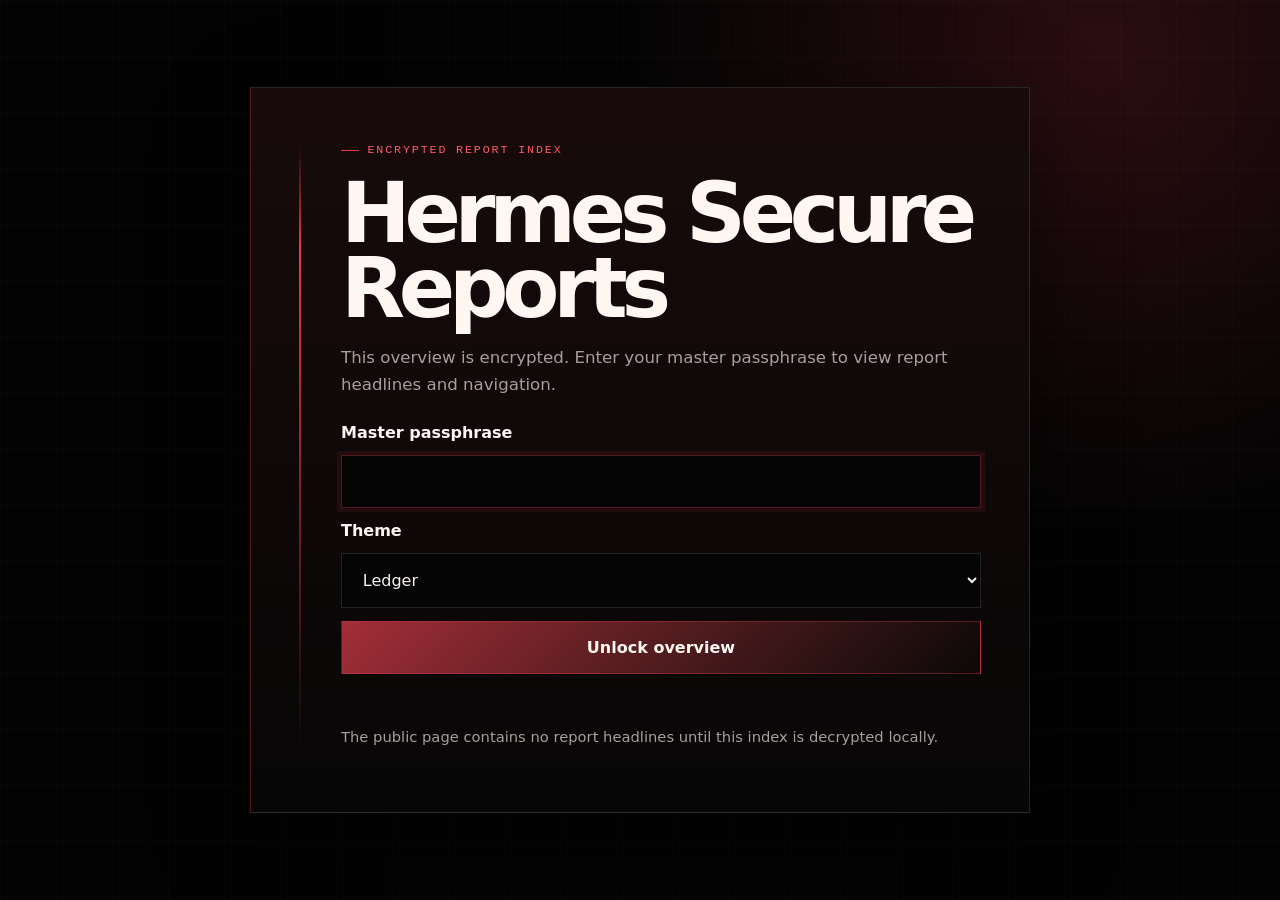
<file: index.html>
<!doctype html>
<html lang="en" data-theme="ledger">
<head>
  <meta charset="utf-8">
  <meta name="viewport" content="width=device-width, initial-scale=1">
  <title>Hermes Secure Reports</title>
  <link rel="stylesheet" href="assets/shell.css?v=20260702-persist-ui">
  <script src="assets/decrypt.js?v=20260702-persist-ui" defer></script>
</head>
<body data-secure-page data-mode="index" data-payload="index_payload.json">
  <div id="unlock" class="unlock-wrap">
    <main class="panel">
      <span class="eyebrow">Encrypted report index</span>
      <h1>Hermes Secure Reports</h1>
      <p>This overview is encrypted. Enter your master passphrase to view report headlines and navigation.</p>
      <form id="form">
        <label for="passphrase">Master passphrase</label>
        <input id="passphrase" name="passphrase" type="password" autocomplete="current-password" autofocus required>
        <label for="theme">Theme</label>
        <select id="theme" name="theme">
          <option value="ledger">Ledger</option>
          <option value="redline">Redline</option>
          <option value="obsidian">Obsidian</option>
          <option value="ember">Ember</option>
        </select>
        <button id="button" type="submit">Unlock overview</button>
        <div id="status" class="status"></div>
      </form>
      <p class="note">The public page contains no report headlines until this index is decrypted locally.</p>
    </main>
  </div>
  <iframe id="frame" class="report-frame" sandbox="allow-same-origin allow-popups allow-popups-to-escape-sandbox allow-top-navigation-by-user-activation"></iframe>
</body>
</html>
</file>
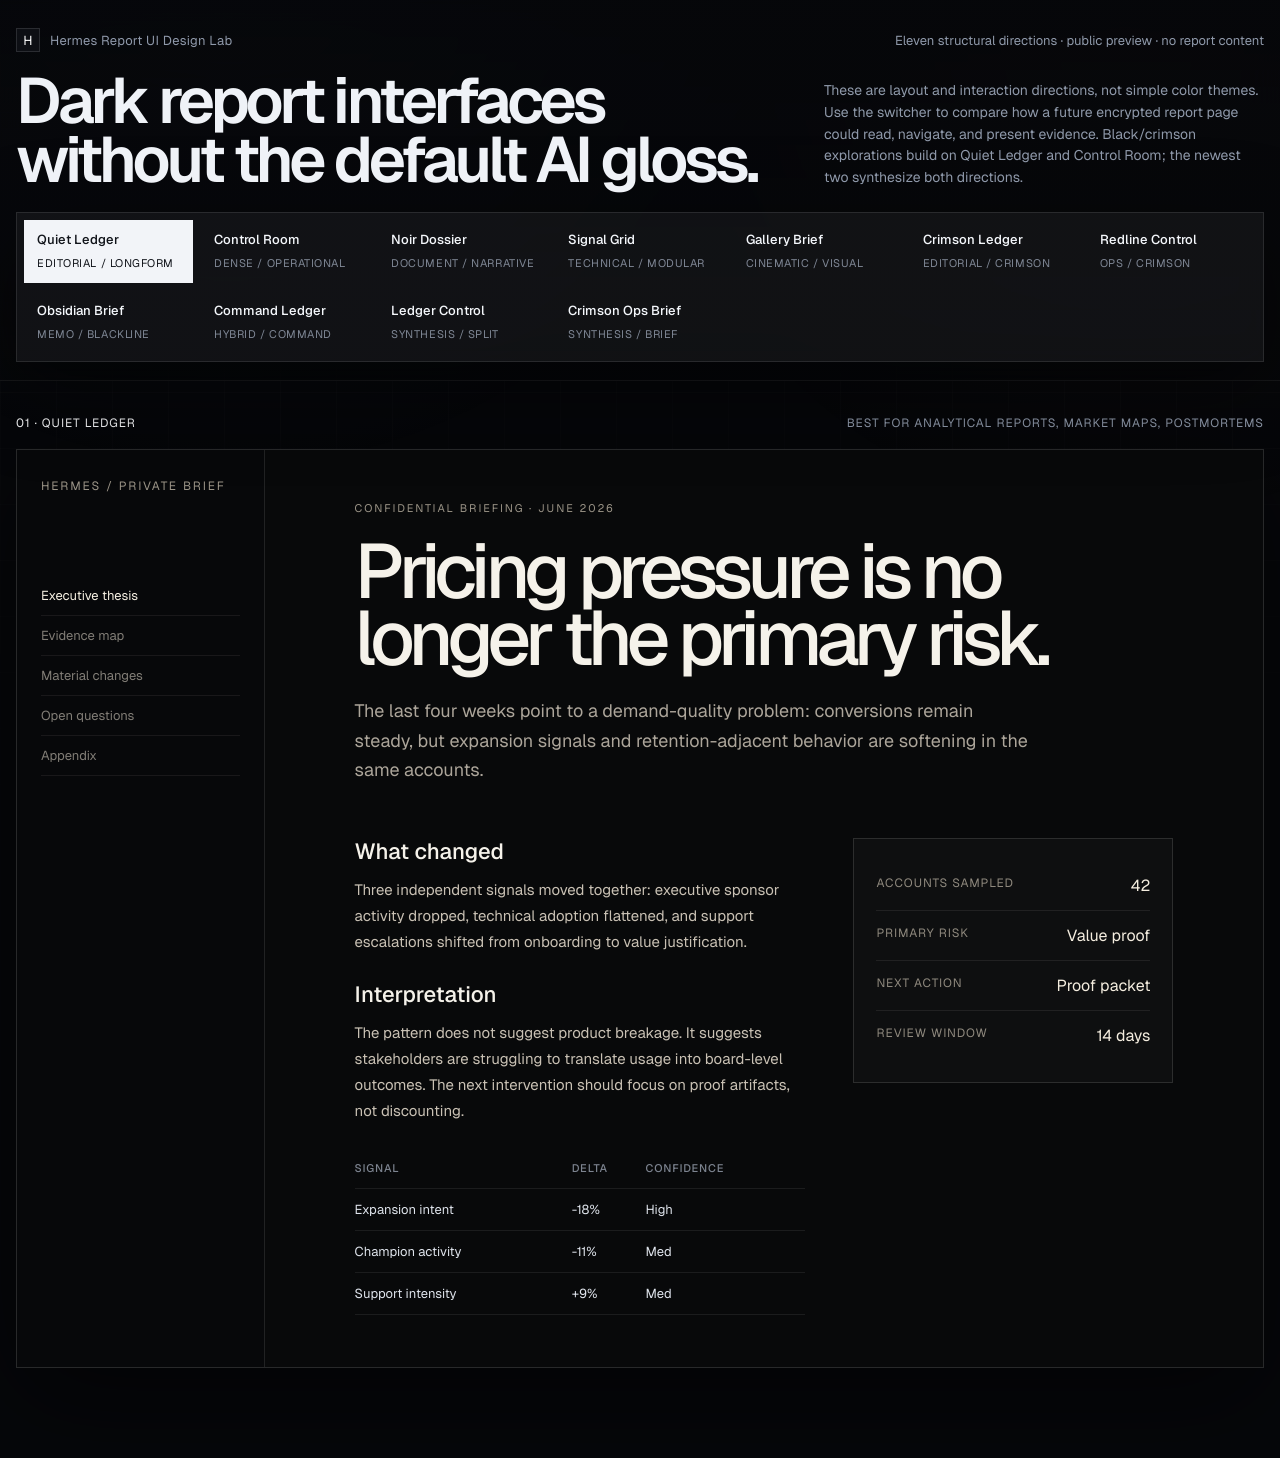
<file: design-lab/index.html>
<!doctype html>
<html lang="en">
<head>
  <meta charset="utf-8" />
  <meta name="viewport" content="width=device-width, initial-scale=1" />
  <title>Hermes Report Design Lab</title>
  <meta name="description" content="Eleven dark UI directions for encrypted Hermes report pages." />
  <link rel="preconnect" href="https://fonts.googleapis.com">
  <link rel="preconnect" href="https://fonts.gstatic.com" crossorigin>
  <link href="https://fonts.googleapis.com/css2?family=Geist:wght@300;400;500;600;700&family=Geist+Mono:wght@400;500;600&family=Inter:wght@300;400;500;600;700&family=IBM+Plex+Serif:wght@400;500&display=swap" rel="stylesheet">
  <style>
    :root {
      color-scheme: dark;
      --lab-bg: #06070a;
      --lab-panel: rgba(255,255,255,.055);
      --lab-line: rgba(255,255,255,.12);
      --lab-text: #eff2f7;
      --lab-muted: #8f99aa;
      --lab-accent: #d7e2ff;
      --lab-shadow: 0 24px 90px rgba(0,0,0,.48);
    }
    * { box-sizing: border-box; }
    html { scroll-behavior: smooth; }
    body {
      margin: 0;
      min-height: 100vh;
      color: var(--lab-text);
      background: var(--lab-bg);
      font-family: Geist, Inter, system-ui, -apple-system, BlinkMacSystemFont, "Segoe UI", sans-serif;
      -webkit-font-smoothing: antialiased;
      text-rendering: geometricPrecision;
    }
    body::before {
      content: "";
      position: fixed;
      inset: 0;
      pointer-events: none;
      background:
        linear-gradient(rgba(255,255,255,.018) 1px, transparent 1px),
        linear-gradient(90deg, rgba(255,255,255,.015) 1px, transparent 1px),
        radial-gradient(circle at 18% -8%, rgba(80,98,140,.18), transparent 34rem),
        radial-gradient(circle at 88% 5%, rgba(116,71,44,.12), transparent 30rem);
      background-size: 56px 56px, 56px 56px, auto, auto;
      mask-image: linear-gradient(to bottom, #000 0, rgba(0,0,0,.85) 38%, transparent 100%);
      z-index: 0;
    }
    button, select, input { font: inherit; }
    a { color: inherit; }
    .lab-shell { position: relative; z-index: 1; width: min(1440px, calc(100vw - 32px)); margin: 0 auto; }
    .lab-header { padding: 28px 0 18px; position: sticky; top: 0; z-index: 30; background: linear-gradient(to bottom, rgba(6,7,10,.96), rgba(6,7,10,.78)); backdrop-filter: blur(18px); border-bottom: 1px solid rgba(255,255,255,.065); }
    .lab-topline { display: flex; align-items: center; justify-content: space-between; gap: 18px; margin-bottom: 20px; }
    .lab-brand { display: flex; align-items: center; gap: 10px; font-size: 13px; color: var(--lab-muted); letter-spacing: .02em; }
    .lab-mark { width: 24px; height: 24px; border: 1px solid var(--lab-line); display: grid; place-items: center; color: #fff; background: #0d0f14; }
    .lab-note { color: var(--lab-muted); font-size: 13px; }
    .lab-title { display: grid; grid-template-columns: 1fr auto; gap: 24px; align-items: end; margin-bottom: 22px; }
    .lab-title h1 { margin: 0; max-width: 860px; font-size: clamp(34px, 5vw, 72px); line-height: .92; letter-spacing: -.065em; font-weight: 600; }
    .lab-title p { margin: 0; max-width: 440px; color: var(--lab-muted); font-size: 14px; line-height: 1.55; }
    .switcher { display: grid; grid-template-columns: repeat(auto-fit, minmax(155px, 1fr)); gap: 8px; padding: 7px; border: 1px solid rgba(255,255,255,.10); background: rgba(255,255,255,.045); box-shadow: var(--lab-shadow); }
    .switcher button { min-height: 54px; cursor: pointer; text-align: left; border: 1px solid transparent; color: #aeb6c4; background: transparent; padding: 10px 12px; transition: 160ms ease; }
    .switcher button b { display: block; font-size: 13px; color: #f4f7fb; font-weight: 520; margin-bottom: 3px; }
    .switcher button span { font-size: 11px; letter-spacing: .05em; text-transform: uppercase; color: #7f8795; }
    .switcher button:hover { background: rgba(255,255,255,.055); border-color: rgba(255,255,255,.10); color: #fff; }
    .switcher button[aria-selected="true"] { background: #f2f4f8; color: #11141a; border-color: #f2f4f8; }
    .switcher button[aria-selected="true"] b, .switcher button[aria-selected="true"] span { color: #11141a; }
    .variant { display: none; padding: 34px 0 90px; }
    .variant.active { display: block; }
    .variant-meta { display: flex; align-items: center; justify-content: space-between; gap: 16px; margin: 0 0 18px; color: var(--lab-muted); font-size: 12px; letter-spacing: .08em; text-transform: uppercase; }
    .variant-meta .stance { color: #f6f7f9; }
    .frame { min-height: 760px; overflow: hidden; border: 1px solid rgba(255,255,255,.13); box-shadow: 0 30px 100px rgba(0,0,0,.52); background: #090a0e; }

    /* Shared sample blocks */
    .mini-table { width: 100%; border-collapse: collapse; }
    .mini-table th, .mini-table td { text-align: left; padding: 12px 0; border-bottom: 1px solid rgba(255,255,255,.08); }
    .mini-table th { color: #7d8490; font-size: 11px; text-transform: uppercase; letter-spacing: .08em; font-weight: 500; }
    .mini-table td { color: #dfe4ec; font-size: 13px; }
    .kbd { font-family: Geist Mono, monospace; border: 1px solid rgba(255,255,255,.16); padding: 2px 6px; font-size: 11px; color: #c6ccd6; background: rgba(0,0,0,.25); }

    /* 01 Quiet Ledger */
    .ledger { background: #08090a; color: #f5f2ea; font-family: Geist, Inter, sans-serif; }
    .ledger .wrap { display: grid; grid-template-columns: 248px 1fr; min-height: 760px; }
    .ledger aside { border-right: 1px solid rgba(245,242,234,.11); padding: 28px 24px; background: #07080a; }
    .ledger .logo { font-size: 12px; letter-spacing: .16em; text-transform: uppercase; color: #9b9487; margin-bottom: 82px; }
    .ledger .toc a { display: block; color: #817d76; text-decoration: none; padding: 11px 0; border-bottom: 1px solid rgba(245,242,234,.07); font-size: 13px; }
    .ledger .toc a.active, .ledger .toc a:hover { color: #f7f1e3; }
    .ledger main { padding: 52px min(7vw, 90px); }
    .ledger .overline { color: #9b9487; text-transform: uppercase; letter-spacing: .18em; font-size: 11px; margin-bottom: 22px; }
    .ledger h2 { font-size: clamp(44px, 6vw, 92px); line-height: .88; letter-spacing: -.075em; font-weight: 500; margin: 0 0 24px; max-width: 880px; }
    .ledger .lede { max-width: 680px; color: #aca59a; font-size: 18px; line-height: 1.65; margin-bottom: 52px; }
    .ledger .cols { display: grid; grid-template-columns: 1fr 320px; gap: 48px; align-items: start; }
    .ledger article { max-width: 720px; }
    .ledger article h3 { font-size: 22px; margin: 0 0 12px; font-weight: 520; }
    .ledger article p { color: #c9c1b4; line-height: 1.75; font-size: 15px; margin: 0 0 24px; }
    .ledger .factbox { border: 1px solid rgba(245,242,234,.13); padding: 22px; background: rgba(255,255,255,.025); }
    .ledger .fact { display: flex; justify-content: space-between; gap: 20px; padding: 14px 0; border-bottom: 1px solid rgba(245,242,234,.08); }
    .ledger .fact:last-child { border-bottom: 0; }
    .ledger .fact span:first-child { color: #8f897e; font-size: 12px; text-transform: uppercase; letter-spacing: .08em; }
    .ledger .fact span:last-child { color: #f4eddf; }

    /* 02 Control Room */
    .control { background: #070a0d; color: #e9f1f7; font-family: Inter, Geist, sans-serif; }
    .control .wrap { min-height: 760px; display: grid; grid-template-columns: 72px 330px 1fr; }
    .control .rail { border-right: 1px solid rgba(255,255,255,.08); background: #050608; padding: 18px 12px; display: flex; flex-direction: column; gap: 12px; }
    .control .dot { width: 38px; height: 38px; border: 1px solid rgba(255,255,255,.12); display: grid; place-items: center; color: #6fb6ff; background: #0c1117; }
    .control .sidebar { border-right: 1px solid rgba(255,255,255,.08); padding: 22px; background: #090d12; }
    .control .sidebar h2 { margin: 0 0 18px; font-size: 15px; letter-spacing: .08em; text-transform: uppercase; color: #8aa0b4; }
    .control .search { border: 1px solid rgba(255,255,255,.12); padding: 12px; color: #718296; font-size: 13px; margin-bottom: 20px; background: #05080c; }
    .control .item { padding: 13px 0; border-bottom: 1px solid rgba(255,255,255,.075); }
    .control .item b { display: block; font-size: 13px; margin-bottom: 5px; color: #e7eef6; }
    .control .item span { font-size: 12px; color: #738195; }
    .control main { padding: 24px; }
    .control .top { display: flex; justify-content: space-between; align-items: start; gap: 20px; margin-bottom: 22px; }
    .control h3 { margin: 0; font-size: 38px; line-height: .98; letter-spacing: -.05em; }
    .control .health { color: #7ee787; border: 1px solid rgba(126,231,135,.25); padding: 8px 10px; background: rgba(126,231,135,.07); font-size: 12px; }
    .control .grid { display: grid; grid-template-columns: 1.3fr .8fr; gap: 18px; }
    .control .panel { border: 1px solid rgba(255,255,255,.10); background: #0b1016; padding: 18px; min-height: 190px; }
    .control .panel h4 { margin: 0 0 16px; color: #91a2b6; font-size: 11px; text-transform: uppercase; letter-spacing: .12em; }
    .control .chart { height: 220px; background: linear-gradient(to top, rgba(72,152,255,.14), transparent), repeating-linear-gradient(to right, rgba(255,255,255,.045) 0 1px, transparent 1px 54px), repeating-linear-gradient(to top, rgba(255,255,255,.045) 0 1px, transparent 1px 42px); position: relative; overflow: hidden; }
    .control .chart::after { content: ""; position: absolute; left: -4%; right: -4%; bottom: 25%; height: 2px; background: #5aa7ff; box-shadow: 80px -45px 0 #5aa7ff, 180px -8px 0 #5aa7ff, 300px -80px 0 #5aa7ff, 440px -52px 0 #5aa7ff; transform: skewY(-9deg); }
    .control .cards { display: grid; grid-template-columns: repeat(3, 1fr); gap: 12px; margin-top: 18px; }
    .control .metric { border: 1px solid rgba(255,255,255,.09); padding: 16px; background: #080c11; }
    .control .metric span { color: #6e7f93; font-size: 11px; text-transform: uppercase; letter-spacing: .08em; }
    .control .metric b { display: block; font-size: 26px; margin-top: 10px; }

    /* 03 Noir Dossier */
    .dossier { background: #0b0b0a; color: #e7e0d2; font-family: "IBM Plex Serif", Georgia, serif; }
    .dossier .wrap { min-height: 760px; padding: 40px; background: radial-gradient(circle at 78% 4%, rgba(148,32,32,.17), transparent 28rem), #0b0b0a; }
    .dossier .sheet { border: 1px solid rgba(231,224,210,.18); min-height: 680px; display: grid; grid-template-columns: 1fr 360px; background: rgba(255,255,255,.018); }
    .dossier .body { padding: 42px 46px; border-right: 1px solid rgba(231,224,210,.13); }
    .dossier .stamp { display: inline-block; font-family: Geist Mono, monospace; color: #d64b41; border: 1px solid rgba(214,75,65,.55); padding: 5px 9px; letter-spacing: .16em; font-size: 11px; transform: rotate(-2deg); margin-bottom: 34px; }
    .dossier h2 { font-family: Geist, Inter, sans-serif; margin: 0 0 18px; font-size: clamp(42px, 5vw, 72px); line-height: .92; letter-spacing: -.055em; color: #f7efe0; }
    .dossier .lead { font-size: 21px; line-height: 1.55; color: #bbb0a0; max-width: 680px; margin-bottom: 44px; }
    .dossier .section { display: grid; grid-template-columns: 110px 1fr; gap: 28px; padding: 24px 0; border-top: 1px solid rgba(231,224,210,.12); }
    .dossier .section .num { font-family: Geist Mono, monospace; color: #8e8678; font-size: 12px; letter-spacing: .1em; }
    .dossier .section p { margin: 0; color: #d4c9b8; line-height: 1.72; }
    .dossier .side { padding: 36px 28px; font-family: Geist, Inter, sans-serif; }
    .dossier .side h3 { font-size: 12px; letter-spacing: .16em; text-transform: uppercase; color: #91887a; margin: 0 0 20px; }
    .dossier .redacted { height: 13px; background: #0f0f0d; border: 1px solid rgba(231,224,210,.09); margin-bottom: 10px; }
    .dossier .redacted.short { width: 62%; }
    .dossier .quote { margin-top: 38px; color: #f0e7d6; font-size: 24px; line-height: 1.24; letter-spacing: -.02em; }

    /* 04 Signal Grid */
    .signal { background: #050608; color: #eff5ff; font-family: Geist, Inter, sans-serif; }
    .signal .wrap { min-height: 760px; padding: 28px; background: linear-gradient(rgba(94,106,210,.05) 1px, transparent 1px), linear-gradient(90deg, rgba(94,106,210,.05) 1px, transparent 1px), #050608; background-size: 36px 36px; }
    .signal .chrome { display: grid; grid-template-columns: 1fr 440px; gap: 16px; min-height: 700px; }
    .signal .hero, .signal .stack > * { border: 1px solid rgba(255,255,255,.09); background: rgba(8,10,14,.86); }
    .signal .hero { padding: 34px; display: flex; flex-direction: column; justify-content: space-between; }
    .signal .label { font-family: Geist Mono, monospace; font-size: 11px; letter-spacing: .16em; text-transform: uppercase; color: #7882ff; }
    .signal h2 { margin: 18px 0; font-size: clamp(46px, 6vw, 88px); line-height: .9; letter-spacing: -.07em; font-weight: 560; max-width: 760px; }
    .signal .summary { max-width: 700px; color: #a8b1c3; line-height: 1.65; font-size: 16px; }
    .signal .matrix { display: grid; grid-template-columns: repeat(4, 1fr); gap: 10px; margin-top: 34px; }
    .signal .cell { min-height: 86px; border: 1px solid rgba(255,255,255,.08); padding: 12px; background: rgba(255,255,255,.025); }
    .signal .cell span { display: block; color: #6f7787; font-size: 11px; text-transform: uppercase; letter-spacing: .08em; margin-bottom: 10px; }
    .signal .cell b { font-size: 22px; }
    .signal .stack { display: grid; grid-template-rows: 1fr 1fr; gap: 16px; }
    .signal .panel { padding: 22px; }
    .signal .panel h3 { margin: 0 0 18px; font-size: 14px; color: #dbe4f7; }
    .signal .nodes { height: 245px; position: relative; background: radial-gradient(circle at 30% 32%, rgba(120,130,255,.22), transparent 9rem), radial-gradient(circle at 70% 62%, rgba(84,197,255,.14), transparent 10rem); overflow: hidden; }
    .signal .nodes i { position: absolute; width: 9px; height: 9px; background: #9ea7ff; border-radius: 50%; box-shadow: 0 0 0 6px rgba(158,167,255,.12); }
    .signal .nodes i:nth-child(1){left:18%;top:28%}.signal .nodes i:nth-child(2){left:46%;top:48%}.signal .nodes i:nth-child(3){left:72%;top:34%}.signal .nodes i:nth-child(4){left:62%;top:72%}.signal .nodes i:nth-child(5){left:28%;top:70%}
    .signal .nodes::before, .signal .nodes::after { content:""; position:absolute; inset:22%; border:1px solid rgba(158,167,255,.18); transform: rotate(18deg); }
    .signal .nodes::after { inset: 34% 18%; transform: rotate(-12deg); }

    /* 05 Gallery Brief */
    .gallery { background: #000; color: #fff; font-family: Inter, Geist, sans-serif; }
    .gallery .wrap { min-height: 760px; padding: 24px; }
    .gallery .mosaic { display: grid; grid-template-columns: 1.1fr .7fr .9fr; grid-template-rows: 360px 330px; gap: 12px; }
    .gallery .tile { position: relative; overflow: hidden; background: #151515; border: 1px solid rgba(255,255,255,.10); }
    .gallery .tile::before { content:""; position:absolute; inset:0; background: var(--art); filter: saturate(.88) contrast(1.05); transform: scale(1.02); }
    .gallery .tile::after { content:""; position:absolute; inset:0; background: linear-gradient(to top, rgba(0,0,0,.72), transparent 58%); }
    .gallery .tile.big { grid-row: span 2; }
    .gallery .copy { position: absolute; left: 24px; right: 24px; bottom: 22px; z-index: 2; }
    .gallery .copy span { font-size: 11px; letter-spacing: .16em; text-transform: uppercase; color: #c5c5c5; }
    .gallery .copy h2 { margin: 10px 0 0; max-width: 520px; font-size: clamp(34px, 5vw, 68px); line-height: .93; letter-spacing: -.06em; font-weight: 500; }
    .gallery .copy p { max-width: 460px; color: #d2d2d2; line-height: 1.5; }
    .gallery .caption { position:absolute; top:18px; left:18px; z-index:2; color:#e6e6e6; font-size:12px; letter-spacing:.08em; text-transform:uppercase; }
    .gallery .strip { display: grid; grid-template-columns: repeat(4, 1fr); gap: 12px; margin-top: 12px; }
    .gallery .small { min-height: 126px; border: 1px solid rgba(255,255,255,.10); background: #0d0d0d; padding: 16px; display:flex; flex-direction:column; justify-content:space-between; }
    .gallery .small b { font-size: 20px; font-weight: 500; letter-spacing: -.03em; }
    .gallery .small span { color: #888; font-size: 12px; }



    /* 06 Crimson Ledger */
    .crimson-ledger { background: #050303; color: #f3ece8; font-family: Geist, Inter, sans-serif; }
    .crimson-ledger .wrap { min-height: 760px; display: grid; grid-template-columns: 292px 1fr; background: linear-gradient(90deg, #070404 0, #070404 291px, rgba(120,15,21,.18) 292px, transparent 293px), #050303; }
    .crimson-ledger aside { padding: 34px 28px; border-right: 1px solid rgba(201,39,49,.28); }
    .crimson-ledger .seal { font-family: Geist Mono, monospace; color: #e24a55; font-size: 11px; letter-spacing: .18em; text-transform: uppercase; margin-bottom: 88px; }
    .crimson-ledger .toc a { display: grid; grid-template-columns: 22px 1fr; gap: 12px; text-decoration: none; color: #827573; padding: 13px 0; border-bottom: 1px solid rgba(226,74,85,.12); font-size: 13px; }
    .crimson-ledger .toc a::before { content: attr(data-n); color: #7a2028; font-family: Geist Mono, monospace; }
    .crimson-ledger .toc a.active, .crimson-ledger .toc a:hover { color: #f4ece6; }
    .crimson-ledger main { padding: 52px min(7vw, 92px); }
    .crimson-ledger .kicker { color: #d9464f; font-family: Geist Mono, monospace; text-transform: uppercase; letter-spacing: .18em; font-size: 11px; margin-bottom: 22px; }
    .crimson-ledger h2 { margin: 0 0 24px; max-width: 900px; font-size: clamp(46px, 6vw, 88px); line-height: .88; letter-spacing: -.075em; font-weight: 560; color: #fff7ef; }
    .crimson-ledger .lede { max-width: 720px; color: #b9aaa5; font-size: 18px; line-height: 1.62; margin-bottom: 48px; }
    .crimson-ledger .body-grid { display: grid; grid-template-columns: minmax(0, 1fr) 340px; gap: 42px; }
    .crimson-ledger .prose { border-left: 2px solid #8f1d27; padding-left: 28px; }
    .crimson-ledger .prose h3 { margin: 0 0 10px; font-size: 20px; color: #f5ece6; }
    .crimson-ledger .prose p { margin: 0 0 24px; color: #c9bbb6; line-height: 1.72; font-size: 15px; }
    .crimson-ledger .brief-card { border: 1px solid rgba(226,74,85,.22); background: #0a0606; padding: 22px; }
    .crimson-ledger .brief-card h3 { margin: 0 0 18px; font-size: 12px; color: #e24a55; letter-spacing: .16em; text-transform: uppercase; }
    .crimson-ledger .brief-card .row { display: flex; justify-content: space-between; gap: 18px; padding: 14px 0; border-top: 1px solid rgba(226,74,85,.12); }
    .crimson-ledger .brief-card .row span:first-child { color: #8c7d78; font-size: 12px; }
    .crimson-ledger .brief-card .row span:last-child { color: #fff4ed; }

    /* 07 Redline Control */
    .redline-control { background: #030304; color: #f2f4f6; font-family: Inter, Geist, sans-serif; }
    .redline-control .wrap { min-height: 760px; display: grid; grid-template-columns: 84px 360px 1fr; background: #030304; }
    .redline-control .rail { background: #070303; border-right: 1px solid rgba(255,255,255,.08); padding: 18px 14px; display: flex; flex-direction: column; gap: 12px; }
    .redline-control .rail div { height: 44px; display: grid; place-items: center; border: 1px solid rgba(215,42,55,.30); color: #ff5360; background: rgba(215,42,55,.06); font-family: Geist Mono, monospace; }
    .redline-control .queue { background: #070707; border-right: 1px solid rgba(255,255,255,.08); padding: 24px; }
    .redline-control .queue h2 { margin: 0 0 22px; font-size: 13px; color: #ff5360; letter-spacing: .16em; text-transform: uppercase; }
    .redline-control .incident { padding: 16px 0; border-top: 1px solid rgba(255,255,255,.08); }
    .redline-control .incident b { display: block; font-size: 14px; color: #f3f5f6; margin-bottom: 6px; }
    .redline-control .incident span { color: #8e969f; font-size: 12px; }
    .redline-control .incident.hot b::after { content: "  P0"; color: #ff5360; font-family: Geist Mono, monospace; font-size: 11px; }
    .redline-control main { padding: 26px; }
    .redline-control .mast { display: grid; grid-template-columns: 1fr auto; gap: 22px; align-items: start; margin-bottom: 20px; }
    .redline-control h3 { margin: 0; font-size: clamp(36px, 4vw, 58px); line-height: .92; letter-spacing: -.065em; }
    .redline-control .subtitle { max-width: 660px; color: #939aa3; line-height: 1.56; margin-top: 12px; }
    .redline-control .status { border: 1px solid rgba(255,83,96,.38); color: #ff6670; padding: 10px 12px; background: rgba(255,83,96,.065); font-size: 12px; font-family: Geist Mono, monospace; }
    .redline-control .dash { display: grid; grid-template-columns: 1.2fr .8fr; gap: 16px; }
    .redline-control .panel { border: 1px solid rgba(255,255,255,.10); background: #08090a; padding: 18px; }
    .redline-control .panel h4 { margin: 0 0 16px; color: #8d939d; font-size: 11px; letter-spacing: .14em; text-transform: uppercase; }
    .redline-control .pulse { height: 246px; background: repeating-linear-gradient(to right, rgba(255,255,255,.045) 0 1px, transparent 1px 48px), repeating-linear-gradient(to top, rgba(255,255,255,.04) 0 1px, transparent 1px 38px), linear-gradient(to top, rgba(198,27,39,.16), transparent); position: relative; overflow: hidden; }
    .redline-control .trace { position: absolute; inset: 18px 20px; width: calc(100% - 40px); height: calc(100% - 36px); }
    .redline-control .trace path { fill: none; stroke: #ff4655; stroke-width: 2; vector-effect: non-scaling-stroke; }
    .redline-control .trace path:nth-child(2) { opacity: .74; }
    .redline-control .trace path:nth-child(3) { opacity: .52; }
    .redline-control .metrics { display: grid; grid-template-columns: repeat(4, 1fr); gap: 12px; margin-top: 16px; }
    .redline-control .metric { border: 1px solid rgba(255,255,255,.09); padding: 16px; background: #060607; }
    .redline-control .metric span { color: #747b85; font-size: 11px; text-transform: uppercase; letter-spacing: .08em; }
    .redline-control .metric b { display: block; margin-top: 10px; font-size: 25px; }

    /* 08 Obsidian Brief */
    .obsidian-brief { background: #050505; color: #f4f0eb; font-family: Geist, Inter, sans-serif; }
    .obsidian-brief .wrap { min-height: 760px; padding: 38px; background: radial-gradient(circle at 96% 6%, rgba(153,21,34,.17), transparent 28rem), #050505; }
    .obsidian-brief .paper { min-height: 684px; border: 1px solid rgba(255,255,255,.10); display: grid; grid-template-columns: 1fr 380px; background: rgba(255,255,255,.018); }
    .obsidian-brief .main { padding: 44px 48px; }
    .obsidian-brief .topbar { display: flex; justify-content: space-between; color: #8b7d78; font-size: 11px; letter-spacing: .14em; text-transform: uppercase; margin-bottom: 78px; }
    .obsidian-brief h2 { margin: 0 0 26px; font-size: clamp(44px, 6vw, 82px); line-height: .9; letter-spacing: -.075em; font-weight: 500; color: #fff7f0; max-width: 860px; }
    .obsidian-brief .intro { max-width: 720px; color: #afa29d; line-height: 1.68; font-size: 17px; margin-bottom: 44px; }
    .obsidian-brief .timeline { display: grid; gap: 0; max-width: 780px; }
    .obsidian-brief .step { display: grid; grid-template-columns: 90px 1fr; gap: 24px; padding: 21px 0; border-top: 1px solid rgba(255,255,255,.08); }
    .obsidian-brief .step b { color: #d2323f; font-family: Geist Mono, monospace; font-size: 12px; }
    .obsidian-brief .step p { margin: 0; color: #d2c7c1; line-height: 1.58; }
    .obsidian-brief aside { border-left: 1px solid rgba(255,255,255,.09); padding: 40px 28px; background: rgba(136,18,28,.04); }
    .obsidian-brief aside h3 { margin: 0 0 18px; color: #d2323f; letter-spacing: .16em; text-transform: uppercase; font-size: 11px; }
    .obsidian-brief .note { border-left: 2px solid #9c1f2b; padding-left: 16px; color: #c8bab3; line-height: 1.62; margin-bottom: 28px; }
    .obsidian-brief .score { display: grid; grid-template-columns: 1fr 1fr; gap: 10px; }
    .obsidian-brief .score div { border: 1px solid rgba(255,255,255,.09); padding: 14px; }
    .obsidian-brief .score span { display: block; color: #80746f; font-size: 11px; margin-bottom: 8px; }
    .obsidian-brief .score b { font-size: 22px; }

    /* 09 Command Ledger */
    .command-ledger { background: #030303; color: #f1f3f5; font-family: Geist, Inter, sans-serif; }
    .command-ledger .wrap { min-height: 760px; display: grid; grid-template-columns: 1fr 500px; }
    .command-ledger .read { padding: 48px min(6vw, 72px); background: #050505; border-right: 1px solid rgba(255,255,255,.08); }
    .command-ledger .read .eyebrow { color: #bd2532; font-family: Geist Mono, monospace; letter-spacing: .18em; text-transform: uppercase; font-size: 11px; margin-bottom: 24px; }
    .command-ledger h2 { margin: 0 0 22px; max-width: 760px; font-size: clamp(44px, 5.5vw, 78px); line-height: .9; letter-spacing: -.072em; font-weight: 560; }
    .command-ledger .lede { max-width: 700px; color: #a5adb5; line-height: 1.64; font-size: 17px; margin-bottom: 44px; }
    .command-ledger .readout { display: grid; grid-template-columns: repeat(3, 1fr); gap: 10px; margin-bottom: 42px; }
    .command-ledger .readout div { border: 1px solid rgba(255,255,255,.09); padding: 15px; background: #080808; }
    .command-ledger .readout span { display: block; color: #727a83; font-size: 11px; text-transform: uppercase; letter-spacing: .08em; margin-bottom: 8px; }
    .command-ledger .readout b { font-size: 24px; }
    .command-ledger article { max-width: 760px; border-top: 1px solid rgba(255,255,255,.09); padding-top: 26px; }
    .command-ledger article p { color: #c9d0d5; line-height: 1.72; }
    .command-ledger .console { padding: 22px; background: #060202; }
    .command-ledger .terminal { height: 100%; border: 1px solid rgba(189,37,50,.30); background: #090606; padding: 20px; font-family: Geist Mono, monospace; color: #d7dce2; }
    .command-ledger .terminal .bar { display: flex; justify-content: space-between; color: #bd2532; font-size: 11px; letter-spacing: .12em; text-transform: uppercase; padding-bottom: 16px; border-bottom: 1px solid rgba(189,37,50,.22); margin-bottom: 18px; }
    .command-ledger .line { padding: 10px 0; border-bottom: 1px solid rgba(255,255,255,.06); font-size: 13px; }
    .command-ledger .line span { color: #777f88; }
    .command-ledger .terminal .alert { margin-top: 28px; padding: 16px; border: 1px solid rgba(255,71,86,.34); color: #ff5b66; background: rgba(255,71,86,.055); font-family: Geist, Inter, sans-serif; }



    /* 10 Ledger Control */
    .ledger-control { background: #030303; color: #f5f0ea; font-family: Geist, Inter, sans-serif; }
    .ledger-control .wrap { min-height: 760px; display: grid; grid-template-columns: 260px minmax(0, 1fr) 372px; background: #040303; }
    .ledger-control .index { border-right: 1px solid rgba(218,42,55,.24); padding: 30px 24px; background: #060303; }
    .ledger-control .index .mark { color: #e44650; font-family: Geist Mono, monospace; letter-spacing: .18em; text-transform: uppercase; font-size: 11px; margin-bottom: 78px; }
    .ledger-control .index a { display: flex; align-items: center; justify-content: space-between; color: #8e817d; text-decoration: none; padding: 13px 0; border-bottom: 1px solid rgba(226,70,80,.12); font-size: 13px; }
    .ledger-control .index a span { color: #b52a36; font-family: Geist Mono, monospace; font-size: 11px; }
    .ledger-control .index a.active, .ledger-control .index a:hover { color: #fff2ec; }
    .ledger-control .reader { padding: 50px min(5vw, 68px); }
    .ledger-control .eyebrow { color: #e44650; font-family: Geist Mono, monospace; letter-spacing: .16em; text-transform: uppercase; font-size: 11px; margin-bottom: 22px; }
    .ledger-control h2 { margin: 0 0 22px; max-width: 820px; color: #fff7f2; font-size: clamp(42px, 5.5vw, 78px); line-height: .89; letter-spacing: -.074em; font-weight: 560; }
    .ledger-control .lede { max-width: 720px; color: #b5aaa6; font-size: 17px; line-height: 1.64; margin-bottom: 42px; }
    .ledger-control .argument { border-left: 2px solid #9f2230; padding-left: 26px; max-width: 760px; }
    .ledger-control .argument h3 { margin: 0 0 10px; font-size: 20px; color: #f4ece7; }
    .ledger-control .argument p { margin: 0 0 22px; color: #cbc0bb; line-height: 1.72; }
    .ledger-control .ops { border-left: 1px solid rgba(255,255,255,.09); padding: 24px; background: linear-gradient(to bottom, rgba(145,22,34,.11), rgba(0,0,0,0) 34%), #060505; }
    .ledger-control .ops-head { display: flex; justify-content: space-between; align-items: center; color: #e44650; font-family: Geist Mono, monospace; font-size: 11px; letter-spacing: .14em; text-transform: uppercase; padding-bottom: 16px; border-bottom: 1px solid rgba(226,70,80,.20); margin-bottom: 18px; }
    .ledger-control .badge { border: 1px solid rgba(226,70,80,.38); padding: 6px 8px; background: rgba(226,70,80,.055); }
    .ledger-control .ops-grid { display: grid; grid-template-columns: 1fr 1fr; gap: 10px; margin-bottom: 18px; }
    .ledger-control .ops-grid div { border: 1px solid rgba(255,255,255,.09); padding: 14px; background: #090707; }
    .ledger-control .ops-grid span { display: block; color: #817a78; font-size: 11px; margin-bottom: 8px; }
    .ledger-control .ops-grid b { font-size: 23px; }
    .ledger-control .mini-pulse { height: 178px; border: 1px solid rgba(255,255,255,.08); margin-bottom: 18px; background: repeating-linear-gradient(to right, rgba(255,255,255,.04) 0 1px, transparent 1px 44px), repeating-linear-gradient(to top, rgba(255,255,255,.035) 0 1px, transparent 1px 36px), linear-gradient(to top, rgba(195,31,43,.15), transparent); position: relative; overflow: hidden; }
    .ledger-control .mini-pulse svg { position: absolute; inset: 14px; width: calc(100% - 28px); height: calc(100% - 28px); }
    .ledger-control .mini-pulse path { fill: none; stroke: #ff4a58; stroke-width: 2; vector-effect: non-scaling-stroke; }
    .ledger-control .task { display: grid; grid-template-columns: 1fr auto; gap: 16px; padding: 12px 0; border-top: 1px solid rgba(255,255,255,.075); color: #d8d0cb; font-size: 13px; }
    .ledger-control .task span:last-child { color: #ff5b66; font-family: Geist Mono, monospace; font-size: 11px; }

    /* 11 Crimson Ops Brief */
    .crimson-ops-brief { background: #030303; color: #f3f4f5; font-family: Geist, Inter, sans-serif; }
    .crimson-ops-brief .wrap { min-height: 760px; padding: 28px; background: radial-gradient(circle at 86% 8%, rgba(185,24,39,.16), transparent 30rem), #030303; }
    .crimson-ops-brief .surface { min-height: 704px; display: grid; grid-template-rows: auto 1fr; border: 1px solid rgba(255,255,255,.10); background: #050505; }
    .crimson-ops-brief .topbar { display: grid; grid-template-columns: 1fr auto; gap: 18px; align-items: center; padding: 20px 24px; border-bottom: 1px solid rgba(255,255,255,.08); }
    .crimson-ops-brief .topbar .label { color: #e14350; font-family: Geist Mono, monospace; letter-spacing: .16em; text-transform: uppercase; font-size: 11px; }
    .crimson-ops-brief .states { display: flex; gap: 8px; }
    .crimson-ops-brief .states span { border: 1px solid rgba(255,255,255,.10); padding: 8px 10px; color: #9aa1aa; font-size: 11px; font-family: Geist Mono, monospace; }
    .crimson-ops-brief .states span.hot { color: #ff5561; border-color: rgba(255,85,97,.36); background: rgba(255,85,97,.055); }
    .crimson-ops-brief .body { display: grid; grid-template-columns: minmax(0, .95fr) 1.15fr; }
    .crimson-ops-brief .brief { padding: 44px 42px; border-right: 1px solid rgba(255,255,255,.08); }
    .crimson-ops-brief h2 { margin: 0 0 20px; color: #fff8f3; font-size: clamp(42px, 5.4vw, 76px); line-height: .9; letter-spacing: -.073em; font-weight: 560; }
    .crimson-ops-brief .lede { color: #aeb5bd; line-height: 1.62; font-size: 17px; max-width: 650px; margin-bottom: 36px; }
    .crimson-ops-brief .decision { border-left: 2px solid #c72b38; padding-left: 22px; max-width: 620px; }
    .crimson-ops-brief .decision h3 { margin: 0 0 10px; color: #f3eee9; font-size: 20px; }
    .crimson-ops-brief .decision p { margin: 0 0 20px; color: #c7ced4; line-height: 1.68; }
    .crimson-ops-brief .control-pane { padding: 28px; background: #060303; }
    .crimson-ops-brief .pane-grid { display: grid; grid-template-columns: repeat(3, 1fr); gap: 10px; margin-bottom: 16px; }
    .crimson-ops-brief .pane-grid div { border: 1px solid rgba(255,255,255,.09); padding: 15px; background: #090606; }
    .crimson-ops-brief .pane-grid span { color: #7c858f; font-size: 11px; text-transform: uppercase; letter-spacing: .08em; display: block; margin-bottom: 8px; }
    .crimson-ops-brief .pane-grid b { font-size: 24px; }
    .crimson-ops-brief .matrix { display: grid; grid-template-columns: 1fr 1fr; gap: 12px; }
    .crimson-ops-brief .panel { border: 1px solid rgba(255,255,255,.09); padding: 18px; min-height: 190px; background: #080606; }
    .crimson-ops-brief .panel h4 { margin: 0 0 14px; color: #e14350; font-size: 11px; letter-spacing: .14em; text-transform: uppercase; }
    .crimson-ops-brief .panel p { color: #b7bec6; line-height: 1.55; margin: 0; }
    .crimson-ops-brief .bars { display: grid; gap: 12px; margin-top: 8px; }
    .crimson-ops-brief .bar { height: 11px; background: #151111; border: 1px solid rgba(255,255,255,.08); position: relative; overflow: hidden; }
    .crimson-ops-brief .bar::before { content: ""; position: absolute; inset: 0 auto 0 0; width: var(--w); background: linear-gradient(90deg, #791722, #ff4d5a); }
    .crimson-ops-brief .callout { margin-top: 12px; border: 1px solid rgba(255,85,97,.28); padding: 16px; color: #ff6873; background: rgba(255,85,97,.05); }

    @media (max-width: 960px) {
      .lab-title { grid-template-columns: 1fr; }
      .switcher { grid-template-columns: 1fr; }
      .ledger .wrap, .control .wrap, .dossier .sheet, .signal .chrome, .gallery .mosaic, .crimson-ledger .wrap, .redline-control .wrap, .obsidian-brief .paper, .command-ledger .wrap, .ledger-control .wrap, .crimson-ops-brief .body { grid-template-columns: 1fr; }
      .ledger aside, .control .rail, .control .sidebar, .crimson-ledger aside, .redline-control .rail, .redline-control .queue, .ledger-control .index { display: none; }
      .gallery .mosaic { grid-template-rows: none; }
      .gallery .tile, .gallery .tile.big { min-height: 330px; grid-row: auto; }
      .gallery .strip, .control .cards, .signal .matrix, .redline-control .metrics, .command-ledger .readout, .ledger-control .ops-grid, .crimson-ops-brief .pane-grid, .crimson-ops-brief .matrix { grid-template-columns: 1fr 1fr; }
    }
  </style>
</head>
<body>
  <header class="lab-header">
    <div class="lab-shell">
      <div class="lab-topline">
        <div class="lab-brand"><span class="lab-mark">H</span><span>Hermes Report UI Design Lab</span></div>
        <div class="lab-note">Eleven structural directions · public preview · no report content</div>
      </div>
      <div class="lab-title">
        <h1>Dark report interfaces without the default AI gloss.</h1>
        <p>These are layout and interaction directions, not simple color themes. Use the switcher to compare how a future encrypted report page could read, navigate, and present evidence. Black/crimson explorations build on Quiet Ledger and Control Room; the newest two synthesize both directions.</p>
      </div>
      <nav class="switcher" aria-label="Design variants" role="tablist">
        <button role="tab" aria-selected="true" data-target="ledger"><b>Quiet Ledger</b><span>Editorial / longform</span></button>
        <button role="tab" aria-selected="false" data-target="control"><b>Control Room</b><span>Dense / operational</span></button>
        <button role="tab" aria-selected="false" data-target="dossier"><b>Noir Dossier</b><span>Document / narrative</span></button>
        <button role="tab" aria-selected="false" data-target="signal"><b>Signal Grid</b><span>Technical / modular</span></button>
        <button role="tab" aria-selected="false" data-target="gallery"><b>Gallery Brief</b><span>Cinematic / visual</span></button>
        <button role="tab" aria-selected="false" data-target="crimson-ledger"><b>Crimson Ledger</b><span>Editorial / crimson</span></button>
        <button role="tab" aria-selected="false" data-target="redline-control"><b>Redline Control</b><span>Ops / crimson</span></button>
        <button role="tab" aria-selected="false" data-target="obsidian-brief"><b>Obsidian Brief</b><span>Memo / blackline</span></button>
        <button role="tab" aria-selected="false" data-target="command-ledger"><b>Command Ledger</b><span>Hybrid / command</span></button>
        <button role="tab" aria-selected="false" data-target="ledger-control"><b>Ledger Control</b><span>Synthesis / split</span></button>
        <button role="tab" aria-selected="false" data-target="crimson-ops-brief"><b>Crimson Ops Brief</b><span>Synthesis / brief</span></button>
      </nav>
    </div>
  </header>

  <main class="lab-shell">
    <section id="variant-ledger" data-variant="ledger" class="variant active" aria-label="Quiet Ledger design variant">
      <div class="variant-meta"><span class="stance">01 · Quiet Ledger</span><span>Best for analytical reports, market maps, postmortems</span></div>
      <div class="frame ledger">
        <div class="wrap">
          <aside>
            <div class="logo">Hermes / Private brief</div>
            <nav class="toc">
              <a class="active" href="#">Executive thesis</a>
              <a href="#">Evidence map</a>
              <a href="#">Material changes</a>
              <a href="#">Open questions</a>
              <a href="#">Appendix</a>
            </nav>
          </aside>
          <main>
            <div class="overline">Confidential briefing · June 2026</div>
            <h2>Pricing pressure is no longer the primary risk.</h2>
            <p class="lede">The last four weeks point to a demand-quality problem: conversions remain steady, but expansion signals and retention-adjacent behavior are softening in the same accounts.</p>
            <div class="cols">
              <article>
                <h3>What changed</h3>
                <p>Three independent signals moved together: executive sponsor activity dropped, technical adoption flattened, and support escalations shifted from onboarding to value justification.</p>
                <h3>Interpretation</h3>
                <p>The pattern does not suggest product breakage. It suggests stakeholders are struggling to translate usage into board-level outcomes. The next intervention should focus on proof artifacts, not discounting.</p>
                <table class="mini-table">
                  <thead><tr><th>Signal</th><th>Delta</th><th>Confidence</th></tr></thead>
                  <tbody><tr><td>Expansion intent</td><td>-18%</td><td>High</td></tr><tr><td>Champion activity</td><td>-11%</td><td>Med</td></tr><tr><td>Support intensity</td><td>+9%</td><td>Med</td></tr></tbody>
                </table>
              </article>
              <div class="factbox">
                <div class="fact"><span>Accounts sampled</span><span>42</span></div>
                <div class="fact"><span>Primary risk</span><span>Value proof</span></div>
                <div class="fact"><span>Next action</span><span>Proof packet</span></div>
                <div class="fact"><span>Review window</span><span>14 days</span></div>
              </div>
            </div>
          </main>
        </div>
      </div>
    </section>

    <section id="variant-control" data-variant="control" class="variant" aria-label="Control Room design variant">
      <div class="variant-meta"><span class="stance">02 · Control Room</span><span>Best for monitoring reports, technical audits, recurring status reviews</span></div>
      <div class="frame control">
        <div class="wrap">
          <div class="rail"><div class="dot">⌘</div><div class="dot">Σ</div><div class="dot">↗</div><div class="dot">!</div></div>
          <aside class="sidebar">
            <h2>Report queue</h2>
            <div class="search">Search <span class="kbd">⌘ K</span></div>
            <div class="item"><b>Conversion health</b><span>3 flagged cohorts</span></div>
            <div class="item"><b>Infra spend</b><span>forecast above band</span></div>
            <div class="item"><b>Pipeline quality</b><span>velocity stable</span></div>
            <div class="item"><b>Open decisions</b><span>2 require review</span></div>
          </aside>
          <main>
            <div class="top">
              <div><h3>Operating picture</h3><p style="color:#8190a4;max-width:640px;line-height:1.55">A cockpit layout for reports where the reader needs scan speed, drill-down hierarchy, and clear exception handling.</p></div>
              <div class="health">Systems nominal</div>
            </div>
            <div class="grid">
              <div class="panel"><h4>Momentum trace</h4><div class="chart"></div></div>
              <div class="panel"><h4>Priority actions</h4><table class="mini-table"><tbody><tr><td>Renewal proof packet</td><td>P0</td></tr><tr><td>Cost anomaly review</td><td>P1</td></tr><tr><td>Partner funnel note</td><td>P2</td></tr></tbody></table></div>
            </div>
            <div class="cards"><div class="metric"><span>Risk score</span><b>0.31</b></div><div class="metric"><span>Confidence</span><b>84%</b></div><div class="metric"><span>Watch items</span><b>7</b></div></div>
          </main>
        </div>
      </div>
    </section>

    <section id="variant-dossier" data-variant="dossier" class="variant" aria-label="Noir Dossier design variant">
      <div class="variant-meta"><span class="stance">03 · Noir Dossier</span><span>Best for investigations, competitor dossiers, strategic memos</span></div>
      <div class="frame dossier">
        <div class="wrap">
          <div class="sheet">
            <div class="body">
              <div class="stamp">EYES ONLY</div>
              <h2>The quiet competitor is moving upstream.</h2>
              <p class="lead">A document-forward style that makes the report feel authored, deliberate, and serious without resorting to cyberpunk neon.</p>
              <div class="section"><div class="num">01 / FINDING</div><p>Hiring patterns and enterprise messaging changed before the public roadmap did. Treat the repositioning as intentional, not exploratory.</p></div>
              <div class="section"><div class="num">02 / EVIDENCE</div><p>Three sales pages now lead with governance, migration safety, and auditability. Pricing pages still lag, which suggests the motion is being tested with larger accounts first.</p></div>
              <div class="section"><div class="num">03 / RESPONSE</div><p>Do not mirror their narrative. Publish proof of deployment speed and operational independence; force the comparison back to time-to-value.</p></div>
            </div>
            <aside class="side">
              <h3>Source reliability</h3>
              <div class="redacted"></div><div class="redacted short"></div><div class="redacted"></div><div class="redacted short"></div>
              <div class="quote">“The useful part of the story is not what changed. It is what they stopped saying.”</div>
            </aside>
          </div>
        </div>
      </div>
    </section>

    <section id="variant-signal" data-variant="signal" class="variant" aria-label="Signal Grid design variant">
      <div class="variant-meta"><span class="stance">04 · Signal Grid</span><span>Best for research maps, technical findings, evidence-heavy reports</span></div>
      <div class="frame signal">
        <div class="wrap">
          <div class="chrome">
            <section class="hero">
              <div>
                <div class="label">Signal map / evidence weighted</div>
                <h2>What matters is now clustered in the integration layer.</h2>
                <p class="summary">A modular grid that privileges evidence relationships over prose. Useful when the reader needs to see how observations connect before reading the narrative.</p>
              </div>
              <div class="matrix"><div class="cell"><span>Nodes</span><b>128</b></div><div class="cell"><span>Clusters</span><b>09</b></div><div class="cell"><span>Novel</span><b>17</b></div><div class="cell"><span>Noise</span><b>Low</b></div></div>
            </section>
            <aside class="stack">
              <div class="panel"><h3>Relationship map</h3><div class="nodes"><i></i><i></i><i></i><i></i><i></i></div></div>
              <div class="panel"><h3>Strongest signals</h3><table class="mini-table"><tbody><tr><td>Partner API mentions</td><td>+42%</td></tr><tr><td>Migration objections</td><td>-16%</td></tr><tr><td>Security review depth</td><td>+23%</td></tr></tbody></table></div>
            </aside>
          </div>
        </div>
      </div>
    </section>

    <section id="variant-gallery" data-variant="gallery" class="variant" aria-label="Gallery Brief design variant">
      <div class="variant-meta"><span class="stance">05 · Gallery Brief</span><span>Best for visual reports, image-rich recaps, product/market narratives</span></div>
      <div class="frame gallery">
        <div class="wrap">
          <div class="mosaic">
            <article class="tile big" style="--art: radial-gradient(circle at 30% 20%, #6c7ea8, transparent 18rem), linear-gradient(135deg,#111,#35322d 45%,#0b0b0b)"><div class="caption">Field notes</div><div class="copy"><span>Visual briefing</span><h2>Let the evidence set the pace.</h2><p>A cinematic layout for reports where images, screenshots, diagrams, and excerpts carry as much weight as the written analysis.</p></div></article>
            <article class="tile" style="--art: radial-gradient(circle at 70% 20%, #70473c, transparent 12rem), linear-gradient(160deg,#090909,#1d2226)"><div class="caption">Frame 01</div><div class="copy"><h2 style="font-size:30px">Adoption moment</h2></div></article>
            <article class="tile" style="--art: radial-gradient(circle at 20% 80%, #2f5c65, transparent 13rem), linear-gradient(160deg,#111,#222)"><div class="caption">Frame 02</div><div class="copy"><h2 style="font-size:30px">Market texture</h2></div></article>
            <article class="tile" style="--art: radial-gradient(circle at 65% 45%, #81704e, transparent 12rem), linear-gradient(160deg,#0e0e0e,#252525)"><div class="caption">Frame 03</div><div class="copy"><h2 style="font-size:30px">Signal drift</h2></div></article>
            <article class="tile" style="--art: radial-gradient(circle at 50% 50%, #606b85, transparent 13rem), linear-gradient(160deg,#090909,#171717)"><div class="caption">Frame 04</div><div class="copy"><h2 style="font-size:30px">Decision point</h2></div></article>
          </div>
          <div class="strip"><div class="small"><span>Strong at</span><b>Visual memory</b></div><div class="small"><span>Weak at</span><b>Dense tables</b></div><div class="small"><span>Use when</span><b>Evidence is visual</b></div><div class="small"><span>Interaction</span><b>Gallery scan</b></div></div>
        </div>
      </div>
    </section>

    <section id="variant-crimson-ledger" data-variant="crimson-ledger" class="variant" aria-label="Crimson Ledger design variant">
      <div class="variant-meta"><span class="stance">06 · Crimson Ledger</span><span>Quiet Ledger branch · black/crimson editorial</span></div>
      <div class="frame crimson-ledger">
        <div class="wrap">
          <aside>
            <div class="seal">Hermes / restricted ledger</div>
            <nav class="toc">
              <a class="active" data-n="01" href="#">Thesis</a>
              <a data-n="02" href="#">Change log</a>
              <a data-n="03" href="#">Counter-signal</a>
              <a data-n="04" href="#">Decision</a>
              <a data-n="05" href="#">Appendix</a>
            </nav>
          </aside>
          <main>
            <div class="kicker">Blackline memo · owner view</div>
            <h2>The strongest signal is the one nobody is optimizing for.</h2>
            <p class="lede">A quieter crimson pass on the editorial report: mostly black, mostly type, with red used as a structural marker instead of decoration.</p>
            <div class="body-grid">
              <article class="prose">
                <h3>What changed</h3>
                <p>The expansion story improved while the activation story became noisier. That is usually a sign of better qualification, not a product problem.</p>
                <h3>Recommendation</h3>
                <p>Move the report toward a decision memo: one thesis, a few proof blocks, and a concise risk ledger that keeps the reader inside the argument.</p>
                <table class="mini-table"><tbody><tr><td>Activation quality</td><td>-7%</td><td>Watch</td></tr><tr><td>Expansion readiness</td><td>+14%</td><td>Strong</td></tr><tr><td>Proof coverage</td><td>61%</td><td>Gap</td></tr></tbody></table>
              </article>
              <aside class="brief-card"><h3>Decision card</h3><div class="row"><span>Confidence</span><span>High</span></div><div class="row"><span>Time horizon</span><span>21 days</span></div><div class="row"><span>Owner action</span><span>Proof memo</span></div><div class="row"><span>Risk</span><span>Message drift</span></div></aside>
            </div>
          </main>
        </div>
      </div>
    </section>

    <section id="variant-redline-control" data-variant="redline-control" class="variant" aria-label="Redline Control design variant">
      <div class="variant-meta"><span class="stance">07 · Redline Control</span><span>Control Room branch · black/crimson operations</span></div>
      <div class="frame redline-control">
        <div class="wrap">
          <div class="rail"><div>H</div><div>Σ</div><div>!</div><div>↯</div></div>
          <aside class="queue"><h2>Redline queue</h2><div class="incident hot"><b>Renewal evidence gap</b><span>board-ready proof missing</span></div><div class="incident"><b>Pipeline quality</b><span>stable but concentrated</span></div><div class="incident"><b>Cost anomaly</b><span>needs attribution</span></div><div class="incident"><b>Churn forecast</b><span>inside tolerance</span></div></aside>
          <main>
            <div class="mast"><div><h3>Exceptions first. Narrative second.</h3><p class="subtitle">A sharper operational direction: the page behaves like a report cockpit, with crimson reserved for exception states and redline decisions.</p></div><div class="status">P0 OPEN</div></div>
            <div class="dash"><div class="panel"><h4>Exposure pulse</h4><div class="pulse"><svg class="trace" viewBox="0 0 420 210" aria-hidden="true"><path d="M10 166 L96 145 L182 119 L282 91 L410 62"/><path d="M80 126 L166 108 L252 88 L338 62"/><path d="M194 178 L270 158 L334 132 L396 116"/></svg></div></div><div class="panel"><h4>Action register</h4><table class="mini-table"><tbody><tr><td>Ship proof deck</td><td>Today</td></tr><tr><td>Run account audit</td><td>48h</td></tr><tr><td>Review spend model</td><td>72h</td></tr></tbody></table></div></div>
            <div class="metrics"><div class="metric"><span>Exposure</span><b>0.47</b></div><div class="metric"><span>Confidence</span><b>78%</b></div><div class="metric"><span>Age</span><b>3d</b></div><div class="metric"><span>Owner</span><b>CB</b></div></div>
          </main>
        </div>
      </div>
    </section>

    <section id="variant-obsidian-brief" data-variant="obsidian-brief" class="variant" aria-label="Obsidian Brief design variant">
      <div class="variant-meta"><span class="stance">08 · Obsidian Brief</span><span>Quiet Ledger branch · memo with annotation rail</span></div>
      <div class="frame obsidian-brief">
        <div class="wrap"><div class="paper"><main class="main"><div class="topbar"><span>Hermes brief / private</span><span>v0.3</span></div><h2>Separate the proof from the persuasion.</h2><p class="intro">A cleaner memo layout that keeps the elegance of Quiet Ledger but introduces a right-side annotation rail for status, assumptions, and unresolved risk.</p><div class="timeline"><div class="step"><b>01</b><p>Lead with the conclusion, not the investigation history. The reader should know the decision before seeing the evidence.</p></div><div class="step"><b>02</b><p>Use crimson as an editorial instrument: open issue, key risk, blocked assumption. Never as decoration.</p></div><div class="step"><b>03</b><p>Keep reports skimmable by giving every section a job: prove, qualify, or decide.</p></div></div></main><aside><h3>Annotation rail</h3><p class="note">This area is for owner-facing metadata: confidence, assumptions, unresolved questions, and next action.</p><div class="score"><div><span>Confidence</span><b>82%</b></div><div><span>Open risks</span><b>03</b></div><div><span>Impact</span><b>High</b></div><div><span>Window</span><b>14d</b></div></div></aside></div></div>
      </div>
    </section>

    <section id="variant-command-ledger" data-variant="command-ledger" class="variant" aria-label="Command Ledger design variant">
      <div class="variant-meta"><span class="stance">09 · Command Ledger</span><span>Hybrid branch · editorial report plus command console</span></div>
      <div class="frame command-ledger">
        <div class="wrap"><main class="read"><div class="eyebrow">Command ledger / analysis mode</div><h2>A report should feel calm until something requires action.</h2><p class="lede">This hybrid keeps the longform reading surface but adds a persistent command-style panel for checks, provenance, and follow-up actions.</p><div class="readout"><div><span>Checks</span><b>18</b></div><div><span>Blocked</span><b>02</b></div><div><span>Next</span><b>Ship</b></div></div><article><p>The design stance is deliberately austere: a black reading pane, a crimson command surface, and just enough structure to move from analysis to action without turning the page into a dashboard.</p></article></main><aside class="console"><div class="terminal"><div class="bar"><span>Hermes command pane</span><span>live</span></div><div class="line"><span>$</span> verify evidence map</div><div class="line"><span>ok</span> 14 citations linked</div><div class="line"><span>$</span> check contradictions</div><div class="line"><span>warn</span> 2 assumptions untested</div><div class="line"><span>$</span> draft next action</div><div class="alert">Recommended: send proof memo before price discussion.</div></div></aside></div>
      </div>
    </section>

    <section id="variant-ledger-control" data-variant="ledger-control" class="variant" aria-label="Ledger Control design variant">
      <div class="variant-meta"><span class="stance">10 · Ledger Control</span><span>Synthesis · Crimson Ledger reading surface plus Redline operations rail</span></div>
      <div class="frame ledger-control">
        <div class="wrap">
          <aside class="index">
            <div class="mark">Hermes / ledger control</div>
            <nav>
              <a class="active" href="#">Executive thesis <span>01</span></a>
              <a href="#">Proof ledger <span>02</span></a>
              <a href="#">Exception queue <span>03</span></a>
              <a href="#">Decision path <span>04</span></a>
              <a href="#">Owner notes <span>05</span></a>
            </nav>
          </aside>
          <main class="reader">
            <div class="eyebrow">Synthesis prototype · read / operate</div>
            <h2>Hold the argument and the exception state on one surface.</h2>
            <p class="lede">This version keeps Crimson Ledger’s calm editorial spine, then attaches a persistent Redline rail for live risk, action state, and owner follow-up.</p>
            <article class="argument">
              <h3>Design stance</h3>
              <p>The reader should start in a serious memo, not a dashboard. Operational urgency is present, but it stays in the rail until a decision requires it.</p>
              <h3>Best use</h3>
              <p>Good for recurring strategic reports where the conclusion matters as much as the action queue: portfolio reviews, risk memos, operating updates.</p>
              <table class="mini-table"><tbody><tr><td>Thesis clarity</td><td>High</td><td>Editorial</td></tr><tr><td>Action density</td><td>Med</td><td>Rail</td></tr><tr><td>Risk state</td><td>Visible</td><td>Redline</td></tr></tbody></table>
            </article>
          </main>
          <aside class="ops">
            <div class="ops-head"><span>Redline rail</span><span class="badge">2 open</span></div>
            <div class="ops-grid"><div><span>Exposure</span><b>0.42</b></div><div><span>Confidence</span><b>81%</b></div><div><span>Window</span><b>10d</b></div><div><span>Owner</span><b>CB</b></div></div>
            <div class="mini-pulse"><svg viewBox="0 0 330 150" aria-hidden="true"><path d="M8 112 L70 96 L132 72 L204 86 L322 34"/><path d="M18 130 L104 108 L180 106 L250 70 L318 64" opacity=".55"/></svg></div>
            <div class="task"><span>Ship proof memo</span><span>P0</span></div><div class="task"><span>Validate account sample</span><span>P1</span></div><div class="task"><span>Review price narrative</span><span>P2</span></div>
          </aside>
        </div>
      </div>
    </section>

    <section id="variant-crimson-ops-brief" data-variant="crimson-ops-brief" class="variant" aria-label="Crimson Ops Brief design variant">
      <div class="variant-meta"><span class="stance">11 · Crimson Ops Brief</span><span>Synthesis · Redline status first, Crimson Ledger decision memo second</span></div>
      <div class="frame crimson-ops-brief">
        <div class="wrap"><div class="surface">
          <div class="topbar"><div class="label">Hermes operational brief / black crimson</div><div class="states"><span>READ</span><span class="hot">DECIDE</span><span>TRACE</span></div></div>
          <div class="body">
            <main class="brief"><h2>The page opens like a cockpit, then reads like a memo.</h2><p class="lede">This variant reverses the balance: operational status is immediately visible, but the main content still behaves like a concise decision brief rather than a grid of cards.</p><article class="decision"><h3>Decision thesis</h3><p>Do not wait for another dashboard pass. The current evidence is sufficient to ship a proof packet and narrow the remaining risk to two assumptions.</p><h3>Why it combines both</h3><p>Crimson Ledger contributes the sober argument structure; Redline Control contributes priority state, urgency, and follow-through.</p></article></main>
            <aside class="control-pane"><div class="pane-grid"><div><span>Risk</span><b>0.38</b></div><div><span>Priority</span><b>P0</b></div><div><span>Drift</span><b>-6%</b></div></div><div class="matrix"><div class="panel"><h4>Readiness bars</h4><div class="bars"><div class="bar" style="--w:82%"></div><div class="bar" style="--w:64%"></div><div class="bar" style="--w:47%"></div></div><div class="callout">Blocking issue: proof narrative is lagging the sales motion.</div></div><div class="panel"><h4>Action ledger</h4><table class="mini-table"><tbody><tr><td>Proof packet</td><td>P0</td></tr><tr><td>Sample audit</td><td>P1</td></tr><tr><td>Exec note</td><td>P1</td></tr></tbody></table></div><div class="panel"><h4>Reader model</h4><p>Top-level status first for urgency. Memo text second for persuasion. Tables only where proof needs compression.</p></div><div class="panel"><h4>Tradeoff</h4><p>More assertive than Ledger Control, but slightly less calm. Strong if reports need to trigger decisions.</p></div></div></aside>
          </div>
        </div></div>
      </div>
    </section>


  </main>

  <script>
    const tabs = [...document.querySelectorAll('.switcher button')];
    const variants = [...document.querySelectorAll('.variant')];
    const hasVariant = id => variants.some(panel => panel.dataset.variant === id);
    function show(id, push = true) {
      tabs.forEach(tab => tab.setAttribute('aria-selected', tab.dataset.target === id ? 'true' : 'false'));
      variants.forEach(panel => panel.classList.toggle('active', panel.dataset.variant === id));
      if (push) history.replaceState(null, '', '#' + id);
    }
    tabs.forEach(tab => tab.addEventListener('click', () => show(tab.dataset.target)));
    const initial = location.hash.replace('#', '');
    if (initial && hasVariant(initial)) {
      show(initial, false);
      requestAnimationFrame(() => window.scrollTo(0, 0));
    }
    window.addEventListener('hashchange', () => {
      const id = location.hash.replace('#', '');
      if (id && hasVariant(id)) {
        show(id, false);
        requestAnimationFrame(() => window.scrollTo(0, 0));
      }
    });
    window.addEventListener('keydown', event => {
      if (!/^(Digit|Numpad)[1-9]$/.test(event.code)) return;
      const index = Number(event.code.replace(/^(Digit|Numpad)/, '')) - 1;
      if (tabs[index]) show(tabs[index].dataset.target);
    });
  </script>
</body>
</html>
</file>
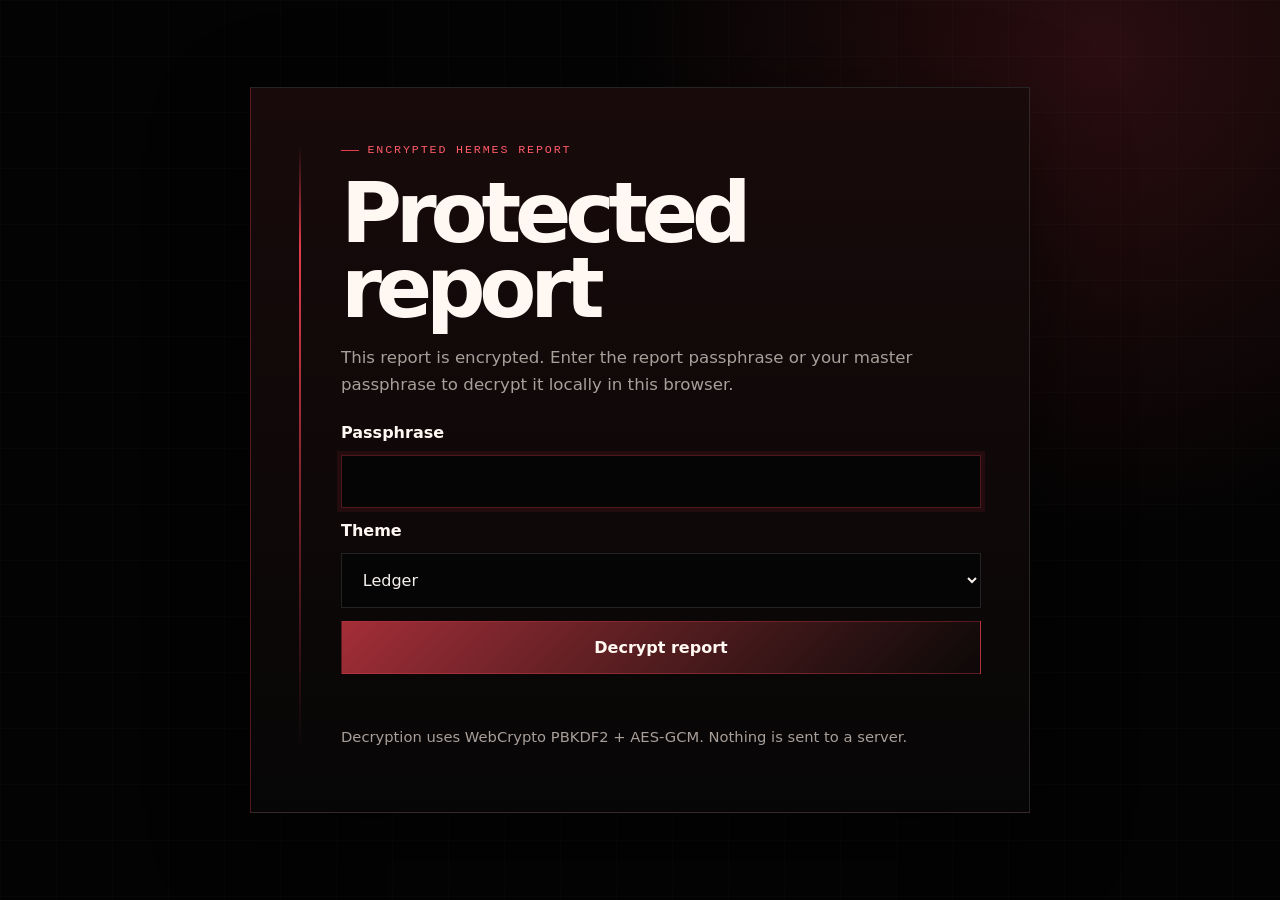
<file: pages/hermes-agent-insights/index.html>
<!doctype html>
<html lang="en" data-theme="ledger">
<head>
  <meta charset="utf-8">
  <meta name="viewport" content="width=device-width, initial-scale=1">
  <title>Protected Hermes Report</title>
  <link rel="stylesheet" href="../../assets/shell.css?v=20260702-persist-ui">
  <script src="../../assets/decrypt.js?v=20260702-persist-ui" defer></script>
</head>
<body data-secure-page data-mode="report" data-payload="payload.json">
  <div id="unlock" class="unlock-wrap">
    <main class="panel">
      <span class="eyebrow">Encrypted Hermes report</span>
      <h1>Protected report</h1>
      <p>This report is encrypted. Enter the report passphrase or your master passphrase to decrypt it locally in this browser.</p>
      <form id="form">
        <label for="passphrase">Passphrase</label>
        <input id="passphrase" name="passphrase" type="password" autocomplete="current-password" autofocus required>
        <label for="theme">Theme</label>
        <select id="theme" name="theme">
          <option value="ledger">Ledger</option>
          <option value="redline">Redline</option>
          <option value="obsidian">Obsidian</option>
          <option value="ember">Ember</option>
        </select>
        <button id="button" type="submit">Decrypt report</button>
        <div id="status" class="status"></div>
      </form>
      <p class="note">Decryption uses WebCrypto PBKDF2 + AES-GCM. Nothing is sent to a server.</p>
    </main>
  </div>
  <iframe id="frame" class="report-frame" sandbox="allow-same-origin allow-popups allow-popups-to-escape-sandbox allow-top-navigation-by-user-activation"></iframe>
</body>
</html>
</file>
<file: assets/shell.css>
:root {
  color-scheme: dark;
  --bg: #030303;
  --surface: #070606;
  --surface-2: #0d0808;
  --line: rgba(255,255,255,.12);
  --line-strong: rgba(226,61,76,.34);
  --text: #f6f1ec;
  --text-strong: #fff8f2;
  --muted: #a99f9a;
  --accent: #e23d4c;
  --accent-2: #ff5b67;
  --accent-soft: rgba(226,61,76,.095);
  --good: #74d3a2;
  --bad: #ff5b67;
  --mono: "Geist Mono", ui-monospace, SFMono-Regular, Menlo, Monaco, Consolas, "Liberation Mono", monospace;
  --sans: Geist, Inter, ui-sans-serif, system-ui, -apple-system, BlinkMacSystemFont, "Segoe UI", sans-serif;
  --shadow: 0 30px 90px rgba(0,0,0,.48);
}
:root[data-theme="ledger"] { }
:root[data-theme="redline"] { --bg:#020203; --surface:#070506; --surface-2:#120707; --line-strong:rgba(255,75,88,.40); --accent:#ff4050; --accent-2:#ff6972; --muted:#aeb4bb; }
:root[data-theme="obsidian"] { --bg:#020202; --surface:#060606; --surface-2:#101010; --accent:#c92e3b; --accent-2:#ef4654; --muted:#a3a3a3; --line-strong:rgba(176,34,47,.28); }
:root[data-theme="ember"] { --bg:#070301; --surface:#100706; --surface-2:#1d0b09; --text:#fff3e8; --text-strong:#fff9f2; --muted:#c3aca2; --accent:#f04f48; --accent-2:#ff7760; --line-strong:rgba(255,84,65,.34); }
* { box-sizing: border-box; }
body {
  margin: 0;
  min-height: 100vh;
  font-family: var(--sans);
  color: var(--text);
  background:
    linear-gradient(rgba(255,255,255,.014) 1px, transparent 1px),
    linear-gradient(90deg, rgba(255,255,255,.012) 1px, transparent 1px),
    radial-gradient(circle at 86% 6%, color-mix(in srgb, var(--accent) 18%, transparent), transparent 30rem),
    var(--bg);
  background-size: 56px 56px, 56px 56px, auto, auto;
  -webkit-font-smoothing: antialiased;
}
body.is-unlocked { height: 100vh; overflow: hidden; display: flex; flex-direction: column; }
.unlock-wrap { min-height: 100vh; display: grid; place-items: center; padding: 28px; }
.panel {
  width: min(780px, 100%);
  border: 1px solid var(--line);
  border-left-color: var(--line-strong);
  background: linear-gradient(180deg, color-mix(in srgb, var(--surface) 92%, var(--accent) 8%), var(--surface));
  box-shadow: var(--shadow);
  padding: clamp(26px, 5vw, 48px);
  position: relative;
}
.panel::before { content: ""; position: absolute; left: clamp(26px, 5vw, 48px); top: 0; bottom: 0; width: 2px; background: linear-gradient(to bottom, transparent 8%, var(--accent) 22%, transparent 92%); }
.panel > * { margin-left: clamp(28px, 4vw, 42px); }
.eyebrow { display: inline-flex; align-items: center; gap: .55rem; color: var(--accent-2); font-family: var(--mono); font-size: .73rem; letter-spacing: .16em; text-transform: uppercase; }
.eyebrow::before { content: ""; width: 1.1rem; height: 1px; background: var(--accent); }
h1 { color: var(--text-strong); font-size: clamp(2.6rem, 8vw, 5.2rem); line-height: .9; letter-spacing: -.075em; margin: 20px 0 14px; font-weight: 580; }
p { color: var(--muted); font-size: 1.04rem; line-height: 1.65; }
form { display: grid; gap: 13px; margin-top: 24px; }
label { color: var(--text-strong); font-weight: 650; }
input, select { width: 100%; border: 1px solid var(--line); padding: 1rem 1.05rem; color: var(--text); background: #050505; font: inherit; outline: none; border-radius: 0; }
select { cursor: pointer; }
input:focus, select:focus { border-color: var(--line-strong); box-shadow: 0 0 0 4px var(--accent-soft); }
button { cursor: pointer; border: 1px solid var(--line-strong); padding: 1rem 1.15rem; color: var(--text-strong); font: inherit; font-weight: 750; background: linear-gradient(135deg, color-mix(in srgb, var(--accent) 72%, #050505), var(--surface-2)); border-radius: 0; }
button:hover { background: linear-gradient(135deg, var(--accent), var(--surface-2)); }
button:disabled { cursor: wait; opacity: .72; }
.status { min-height: 1.5rem; color: var(--muted); }
.status.bad { color: var(--bad); }
.status.good { color: var(--good); }
.viewer-toolbar {
  display: none;
  align-items: center;
  justify-content: flex-end;
  gap: 10px;
  min-height: 48px;
  padding: 8px 14px;
  border-bottom: 1px solid var(--line);
  background: color-mix(in srgb, var(--surface) 88%, black 12%);
  box-shadow: 0 14px 36px rgba(0,0,0,.28);
  z-index: 10;
}
body.is-unlocked .viewer-toolbar { display: flex; }
.viewer-toolbar label,
.viewer-status {
  color: var(--muted);
  font-family: var(--mono);
  font-size: .72rem;
  letter-spacing: .10em;
  text-transform: uppercase;
}
.viewer-toolbar select {
  width: auto;
  min-width: 132px;
  padding: .58rem .72rem;
  font-size: .88rem;
  background: #050505;
}
.viewer-toolbar button {
  width: auto;
  padding: .58rem .76rem;
  color: var(--text);
  font-size: .82rem;
  font-weight: 650;
  background: transparent;
  border-color: var(--line);
}
.viewer-toolbar button:hover:not(:disabled) { border-color: var(--line-strong); background: var(--accent-soft); }
.viewer-toolbar button:disabled { opacity: .42; cursor: not-allowed; }
.viewer-status { min-width: min(260px, 32vw); text-transform: none; letter-spacing: 0; }
.report-frame { display: none; width: 100%; height: 100vh; border: 0; background: #030303; }
body.is-unlocked .report-frame { flex: 1 1 auto; height: auto; min-height: 0; }
.note { font-size: .92rem; }
@media (max-width: 720px) {
  .viewer-toolbar { justify-content: flex-start; flex-wrap: wrap; min-height: auto; }
  .viewer-status { flex-basis: 100%; min-width: 0; }
}
</file>
